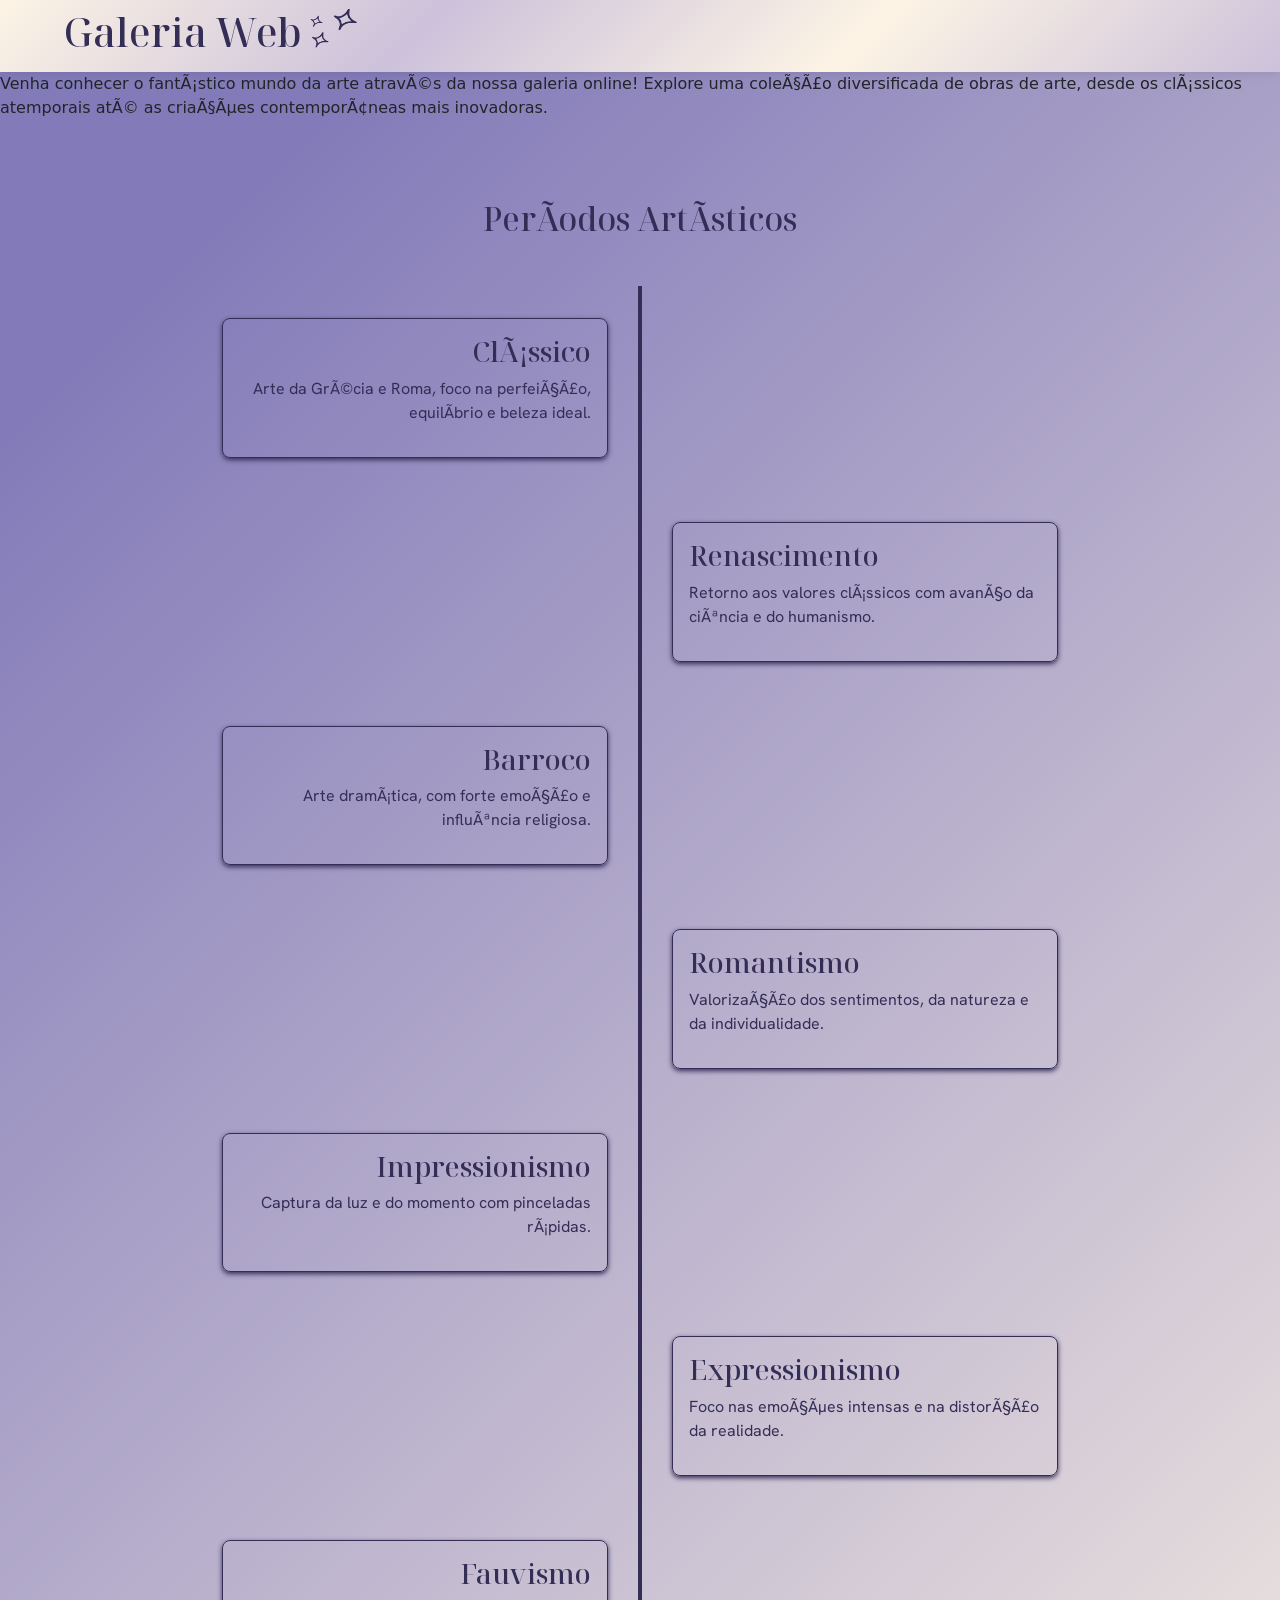
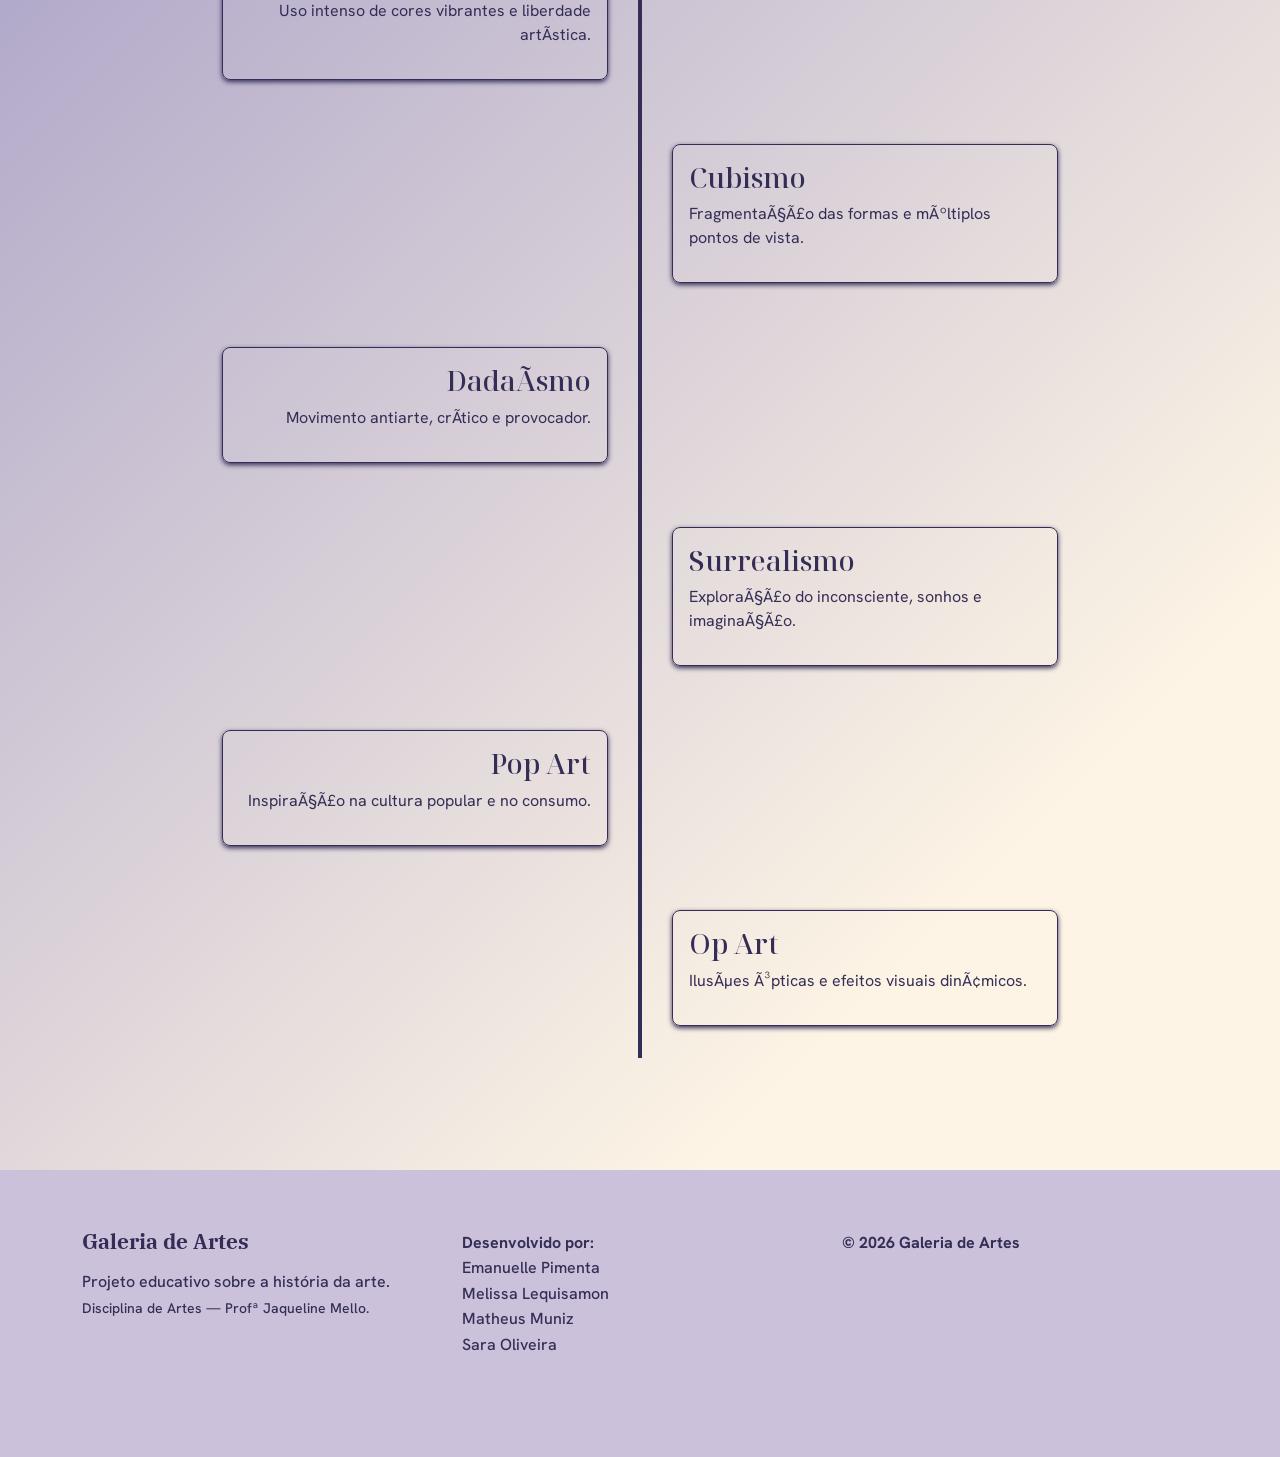
<file: index.html>
<!DOCTYPE html>
<html lang="pt-br">

<head>
    <div data-include-head="components/head.html"></div>
    <link rel="stylesheet" href="CSS/style.css">

    <title>Galeria de Artes</title>
</head>

<body class="index">
    <header>
        <div class="nav_menu">
            <h1>Galeria Web</h1> <img src="Assets/site/brilho.png" alt="Brilho">
        </div>
    </header>

    <main>
        <section id="text_apresentação">
            <p>
                Venha conhecer o fantástico mundo da arte através da nossa galeria online! Explore uma coleção
                diversificada
                de obras de arte, desde os clássicos atemporais até as criações contemporâneas mais inovadoras.
            </p>
        </section>

        <section id="linha-tempo">
            <div class="container">

                <h2 class="text-center mb-5">Períodos Artísticos</h2>

                <div class="timeline">

                    <a href="periodo.html?id=classico" class="timeline-item left">
                        <div class="content">
                            <h3>Clássico</h3>
                            <p>Arte da Grécia e Roma, foco na perfeição, equilíbrio e beleza ideal.</p>
                        </div>
                    </a>

                    <a href="periodo.html?id=renascimento" class="timeline-item right">
                        <div class="content">
                            <h3>Renascimento</h3>
                            <p>Retorno aos valores clássicos com avanço da ciência e do humanismo.</p>
                        </div>
                    </a>

                    <a href="periodo.html?id=barroco" class="timeline-item left">
                        <div class="content">
                            <h3>Barroco</h3>
                            <p>Arte dramática, com forte emoção e influência religiosa.</p>
                        </div>
                    </a>
                    <a href="periodo.html?id=romantismo" class="timeline-item right">
                        <div class="content">
                            <h3>Romantismo</h3>
                            <p>Valorização dos sentimentos, da natureza e da individualidade.</p>
                        </div>
                    </a>
                    <a href="periodo.html?id=impressionismo" class="timeline-item left">
                        <div class="content">
                            <h3>Impressionismo</h3>
                            <p>Captura da luz e do momento com pinceladas rápidas.</p>
                        </div>
                    </a>
                    <a href="periodo.html?id=expressionismo" class="timeline-item right">
                        <div class="content">
                            <h3>Expressionismo</h3>
                            <p>Foco nas emoções intensas e na distorção da realidade.</p>
                        </div>
                    </a>
                    <a href="periodo.html?id=fauvismo" class="timeline-item left">
                        <div class="content">
                            <h3>Fauvismo</h3>
                            <p>Uso intenso de cores vibrantes e liberdade artística.</p>
                        </div>
                    </a>
                    <a href="periodo.html?id=cubismo" class="timeline-item right">
                        <div class="content">
                            <h3>Cubismo</h3>
                            <p>Fragmentação das formas e múltiplos pontos de vista.</p>
                        </div>
                    </a>
                    <a href="periodo.html?id=dadaismo" class="timeline-item left">
                        <div class="content">
                            <h3>Dadaísmo</h3>
                            <p>Movimento antiarte, crítico e provocador.</p>
                        </div>
                    </a>
                    <a href="periodo.html?id=surrealismo" class="timeline-item right">
                        <div class="content">
                            <h3>Surrealismo</h3>
                            <p>Exploração do inconsciente, sonhos e imaginação.</p>
                        </div>
                    </a>
                    <a href="periodo.html?id=pop-art" class="timeline-item left">
                        <div class="content">
                            <h3>Pop Art</h3>
                            <p>Inspiração na cultura popular e no consumo.</p>
                        </div>
                    </a>
                    <a href="periodo.html?id=op-art" class="timeline-item right">
                        <div class="content">
                            <h3>Op Art</h3>
                            <p>Ilusões ópticas e efeitos visuais dinâmicos.</p>
                        </div>
                    </a>
                </div>

            </div>
        </section>
    </main>

    <div data-include="components/footer.html"></div>
    <script src="JS/include.js"></script>
    <script src="https://cdn.jsdelivr.net/npm/bootstrap@5.3.8/dist/js/bootstrap.min.js"
        integrity="sha384-G/EV+4j2dNv+tEPo3++6LCgdCROaejBqfUeNjuKAiuXbjrxilcCdDz6ZAVfHWe1Y"
        crossorigin="anonymous"></script>
</body>

</html>
</file>
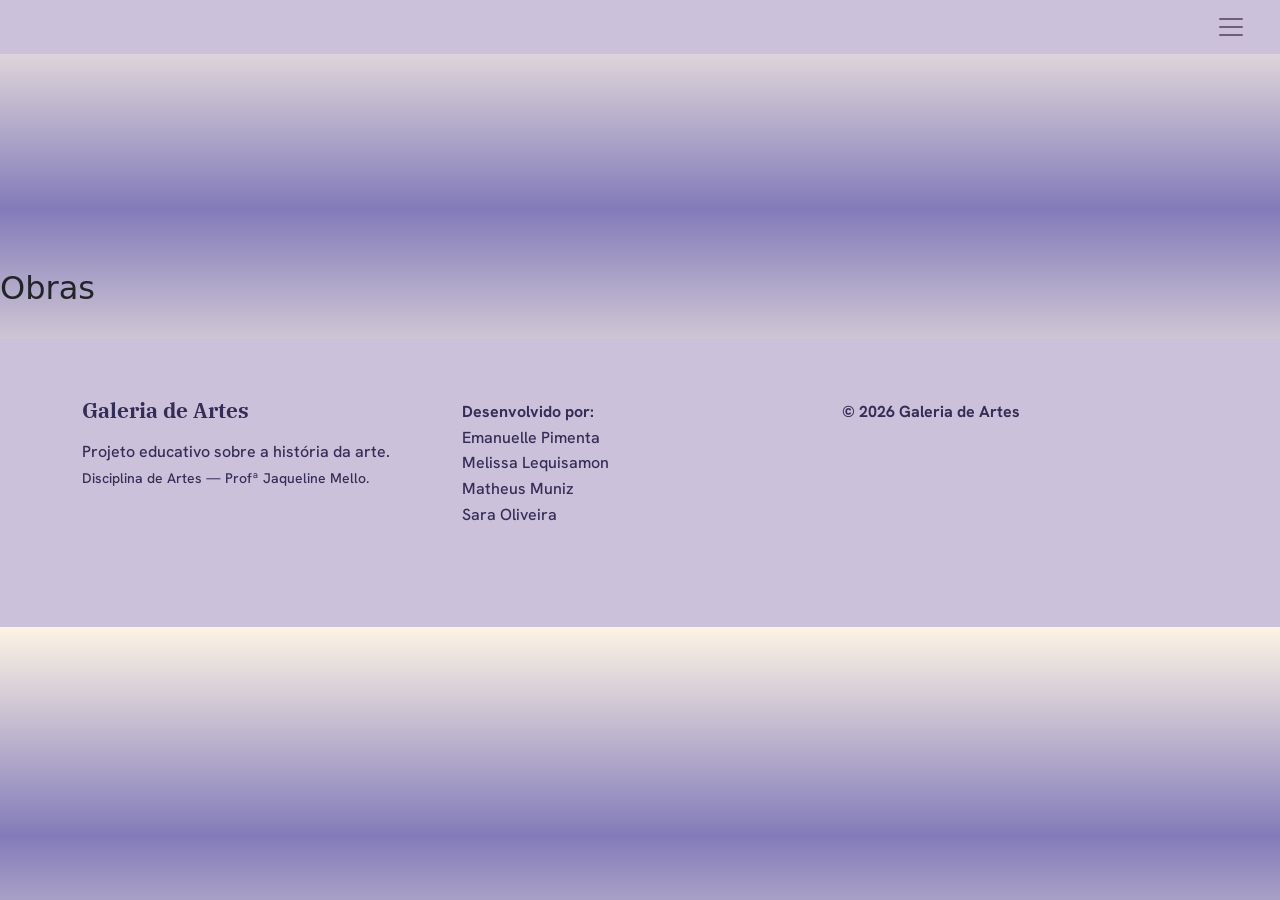
<file: periodo.html>
<!DOCTYPE html>
<html lang="pt-br">

<head>
    <div data-include-head="components/head.html"></div>
    <link rel="stylesheet" href="CSS/style.css">
</head>

<body class="periodo">
    <header>
        <nav class="navbar minha-navbar fixed-top">
            <div class="container-fluid">
                <h1></h1>

                <!-- Botão hamburguer -->
                <button class="navbar-toggler ms-auto" type="button" data-bs-toggle="offcanvas" data-bs-target="#menu">
                    <span class="navbar-toggler-icon"></span>
                </button>

                <!-- Menu lateral -->
                <div class="offcanvas offcanvas-end meu-menu" tabindex="-1" id="menu">

                    <div class="offcanvas-header">
                        <button type="button" class="btn-close ms-auto" data-bs-dismiss="offcanvas"></button>
                    </div>

                    <div class="offcanvas-body">
                        <ul class="navbar-nav">

                            <!-- INDEX -->
                            <li class="nav-item">
                                <a class="nav-link" href="index.html">Início</a>
                            </li>

                            <!-- PERÍODO 1 -->
                            <li class="nav-item">
                                <a class="nav-link" data-id="classico" href="periodo.html?id=classico">Clássico</a>
                            </li>

                            <!-- PERÍODO 2 -->
                            <li class="nav-item">
                                <a class="nav-link" data-id="renascimento"
                                    href="periodo.html?id=renascimento">Renascimento</a>
                            </li>

                            <!-- PERÍODO 3 -->
                            <li class="nav-item">
                                <a class="nav-link" data-id="barroco" href="periodo.html?id=barroco">Barroco</a>
                            </li>

                            <!-- PERÍODO 4 -->
                            <li class="nav-item">
                                <a class="nav-link" data-id="romantismo"
                                    href="periodo.html?id=romantismo">Romantismo</a>
                            </li>

                            <!-- PERÍODO 5 -->
                            <li class="nav-item">
                                <a class="nav-link" data-id="impressionismo"
                                    href="periodo.html?id=impressionismo">Impressionismo</a>
                            </li>

                            <!-- PERÍODO 6 -->
                            <li class="nav-item">
                                <a class="nav-link" data-id="expressionismo"
                                    href="periodo.html?id=expressionismo">Expressionismo</a>
                            </li>

                            <!-- PERÍODO 7 -->
                            <li class="nav-item">
                                <a class="nav-link" data-id="fauvismo" href="periodo.html?id=fauvismo">Fauvismo</a>
                            </li>

                            <!-- PERÍODO 8 -->
                            <li class="nav-item">
                                <a class="nav-link" data-id="cubismo" href="periodo.html?id=cubismo">Cubismo</a>
                            </li>

                            <!-- PERÍODO 9 -->
                            <li class="nav-item">
                                <a class="nav-link" data-id="dadaismo" href="periodo.html?id=dadaísmo">Dadaísmo</a>
                            </li>

                            <!-- PERÍODO 10 -->
                            <li class="nav-item">
                                <a class="nav-link" data-id="surrealismo"
                                    href="periodo.html?id=surrealismo">Surrealismo</a>
                            </li>

                            <!-- PERÍODO 11 -->
                            <li class="nav-item">
                                <a class="nav-link" data-id="pop-art" href="periodo.html?id=pop-art">Pop Art</a>
                            </li>

                            <!-- PERÍODO 12 -->
                            <li class="nav-item">
                                <a class="nav-link" data-id="op-art" href="periodo.html?id=op-art">Op Art</a>
                            </li>

                        </ul>
                    </div>

                </div>

            </div>
        </nav>
    </header>

    <main>

        <section class="resumo">
            <h2 id="titulo"></h2>
            <p id="descricao"></p>
        </section>

        <section class="seção_obras">
            <h2>Obras</h2>

            <div class="container">
                <div id="container-obras" class="row g-4 justify-content-center"></div>
            </div>
        </section>

        <div id="nav-periodos">

            <a id="btn-anterior" class="btn-nav d-none"></a>

            <a id="btn-proximo" class="btn-nav d-none"></a>

        </div>
    </main>

    <div data-include="components/footer.html"></div>
    <script src="JS/include.js"></script>
    <script src="https://cdn.jsdelivr.net/npm/bootstrap@5.3.8/dist/js/bootstrap.min.js"
        integrity="sha384-G/EV+4j2dNv+tEPo3++6LCgdCROaejBqfUeNjuKAiuXbjrxilcCdDz6ZAVfHWe1Y"
        crossorigin="anonymous"></script>
</body>

</html>
</file>
<file: CSS/style.css>
* {
    margin: 0;
    padding: 0;
    box-sizing: border-box;
}

/* entrada da página */
body {
    opacity: 0;
    transition: opacity 0.5s ease;
}

body.loaded {
    opacity: 1;
} 

/* saída da página */
body.fade-out {
    opacity: 0;
} 

/*cores*/
:root {
    --cor-roxaEscura: #342e57;
    --cor-roxoLilas: #837bb9;
    --cor-roxoClaro: #ccc1da;
    --cor-bege: #fdf4e5;
    --cor-branca: #ffffff;
}

/*footer*/
.footer {
    background-color: var(--cor-roxoClaro);
    color: var(--cor-roxaEscura);
    padding: clamp(30px, 5vw, 60px) clamp(15px, 5vw, 40px);
}

.footer h5 {
    font-family: 'IBM Plex Serif', serif;
    margin-bottom: 15px;
    font-weight: bold;
    font-size: 1.3em;
}

.footer p {
    font-family: 'Hanken Grotesk', sans-serif;
    font-weight: 500;
    line-height: 1.6em;
}

/*arquivo index*/
header {
    background: linear-gradient(135deg, var(--cor-bege), var(--cor-roxoClaro), var(--cor-bege), var(--cor-roxoClaro));
    color: var(--cor-roxaEscura);
    font-family: 'Noto Serif Display', serif;
    box-shadow: 0 1px 10px rgba(0, 0, 0, 0.1);
}

.nav_menu {
    display: flex;
    padding: 0.5em;
    padding-left: clamp(1em, 5vw, 8em);
    gap: 0.5em;
}

.nav_menu img {
    width: 3em;
    height: 2.5em;
}

.index {
    background: linear-gradient(135deg, var(--cor-roxoLilas)10%, var(--cor-bege)80%);
}

#text_apresentação {
    font-family: 'IBM Plex Serif', serif;
    color: var(--cor-roxaEscura);
    text-align: center;

    margin: 3em clamp(2em, 8vw, 9em);

    line-height: 2em;

    font-size: clamp(1.2em, 2.5vw, 1.8em);
}

#linha-tempo {
    padding: 4em 1em;
    font-family: "Noto Serif Display", serif;
    color: var(--cor-roxaEscura);
}

/* linha central */
.timeline {
    position: relative;
    max-width: 900px;
    margin: auto;
}

.timeline::after {
    content: "";
    position: absolute;
    width: 4px;
    background-color: var(--cor-roxaEscura);
    top: 0;
    bottom: 0;
    left: 50%;
    transform: translateX(-50%);
}

/* item */
.timeline-item {
    position: relative;
    width: 50%;
    padding: 2em;
    display: block;
    text-decoration: none;
    color: inherit;
}

/* lado esquerdo */
@keyframes slideInLeft {
    from {
        opacity: 0;
        transform: translateX(-300px);
    }

    to {
        opacity: 1;
        transform: translateX(0);
    }
}

.timeline-item.left {
    left: 0;
    text-align: right;
    animation: slideInLeft ease-in-out;
    animation-timeline: view();
    animation-range: cover 0 cover 40%;
}

.timeline-item.left::after {
    right: -8px;
}

.timeline-item.left .content:hover {
    background-color: #837bb9;
    color: var(--cor-bege);
    box-shadow: 10px 12px 1px var(--cor-roxaEscura);
    transition: all 0.2s ease;
}

/* lado direito */
@keyframes slideInRight {
    from {
        opacity: 0;
        transform: translateX(300px);
    }

    to {
        opacity: 1;
        transform: translateX(0);
    }
}

.timeline-item.right {
    left: 50%;
    animation: slideInRight ease-in-out;
    animation-timeline: view();
    animation-range: cover 0 cover 25%;
}

.timeline-item.right::after {
    left: -8px;
}

.timeline-item.right .content:hover {
    background-color: #837bb9;
    color: var(--cor-bege);
    box-shadow: -10px 12px 1px var(--cor-roxaEscura);
    transition: all 0.2s ease;
}

/* card */
.timeline-item .content {
    padding: 1em;
    border-radius: 0.5em;
    border: var(--cor-roxaEscura) 0.1em solid;
    box-shadow: 0px 2px 5px var(--cor-roxaEscura);
    transition: all 0.2s ease;
    cursor: pointer;
    display: block;
}

.timeline-item p {
    font-family: 'Hanken Grotesk', sans-serif;
}

/* RESPONSIVO (celular) */
@media (max-width: 768px) {

    .timeline::after {
        left: 20px;
    }

    .timeline-item {
        width: 100%;
        padding-left: 50px;
        padding-right: 20px;
    }

    /* remove animação lateral */
    .timeline-item.left,
    .timeline-item.right {
        animation: fadeOnly ease-in-out;
        animation-timeline: view();
        animation-range: cover 0 cover 40%;
        left: 0;
        text-align: left;
    }

    @keyframes fadeOnly {
        from {
            opacity: 0;
        }

        to {
            opacity: 1;
        }
    }

    .timeline-item::after {
        left: 12px;
    }
}

/*arquivo período*/
.periodo h1 {
    margin-left: clamp(1em, 4vw, 3em);
}

.minha-navbar {
    background-color: var(--cor-roxoClaro);
}

.btn-close {
    font-size: 1.5em;
    color: var(--cor-roxoLilas) !important;
}

.nav-link {
    text-align: center;
    font-weight: bold;
    font-size: 1em;
    color: var(--cor-roxoLilas) !important;
    border-top: 0.2em solid var(--cor-roxoLilas);
    border-bottom: 0.2em solid var(--cor-roxoLilas);
    padding: 0.5em 3em;
    font-family: 'Hanken Grotesk', sans-serif;
    margin: 1em 0;
}

.ativo {
    background-color: var(--cor-roxoLilas);
    color: var(--cor-branca) !important;
}

.offcanvas-header {
    display: flex;
    justify-content: flex-end;
}

.meu-menu {
    background-color: var(--cor-branca);
}

@media (max-width: 768px) {
    .meu-menu {
        width: auto !important;
    }
}

.navbar-toggler {
    border: none;
    box-shadow: none;
}

.navbar-toggler:focus {
    box-shadow: none;
}

.navbar-toggler-icon {
    margin-right: 0.5em;
    filter: invert(17%) sepia(25%) saturate(900%) hue-rotate(220deg) brightness(85%) contrast(90%);
}

.periodo {
    background: linear-gradient(to bottom, var(--cor-bege), var(--cor-roxoLilas), var(--cor-bege), var(--cor-roxoLilas));
}

.resumo {
    text-align: center;
    color: var(--cor-roxaEscura);
    line-height: 1.8em;

    padding: clamp(3em, 8vw, 6em) clamp(1.5em, 5vw, 6em);
}

.resumo h2 {
    font-family: 'Noto Serif Display', serif;
    margin-top: 2em;

    font-size: clamp(1.8em, 3vw, 2.8em);
}

.resumo p {
    font-family: 'IBM Plex Serif', serif;

    font-size: clamp(1.1em, 2vw, 1.6em);
    max-width: 52em;
    margin: 2em auto;
}

.seção_obras {
    display: flex;
    flex-direction: column;
    align-items: center;
    padding: 3em 2em;
    gap: 1em;
}

.seção_obras h2 {
    color: var(--cor-bege);
    text-shadow: var(--cor-roxaEscura) 1px 1px 10px;
    font-family: 'Noto Serif Display', serif;
    margin-bottom: 1em;
    font-size: 3em;
    font-weight: 400;
}

.exposição {
    display: flex;
    flex-direction: column;
    gap: 2em;
    max-width: 37.5em;
    height: 100%;
}

.card_obras {
    width: 100%;
    background-color: var(--cor-bege);
    padding: 1em;
    border-radius: 0.5em;
    box-shadow: 0 5px 10px rgba(0, 0, 0, 0.2);
}

.card_obras h3 {
    color: var(--cor-roxaEscura);
    margin-bottom: 0.5em;
    font-weight: 500;

    white-space: nowrap;
    /* impede quebra de linha */
    overflow: hidden;
    /* esconde o excesso */
    text-overflow: ellipsis;
    /* adiciona "..." */
}

.obra {
    width: 100%;
    height: 250px;
    display: flex;
    justify-content: center;
    align-items: center;
}

.obra img {
    max-width: 100%;
    max-height: 100%;
    object-fit: contain;
    /* MOSTRA A IMAGEM COMPLETA */
}

.obra iframe {
    width: 100%;
    height: 100%;
    border: none;
}

.legenda {
    background-color: var(--cor-bege);
    color: var(--cor-roxaEscura);
    border-radius: 0.5em;
    font-family: 'Hanken Grotesk', sans-serif;
    text-align: justify;
    padding: 0.5em;
    margin-bottom: 5em;
    box-shadow: 0 5px 10px rgba(0, 0, 0, 0.2);
    min-height: 250px;
    /* ajusta conforme ficar melhor */
    display: flex;
    flex-direction: column;
    justify-content: space-between;
}

.legenda p {
    font-size: 1.1em;
}

#nav-periodos {
    bottom: 20px;
    left: 0;
}

.btn-nav {
    transform: translateY(-5em);
    position: absolute;
    pointer-events: all;
    padding: 0.7em 1.5em;
    border-radius: 2em;
    background-color: var(--cor-roxoLilas);
    color: var(--cor-branca);
    font-family: 'Hanken Grotesk', sans-serif;
    font-weight: bold;
    text-decoration: none;
    box-shadow: 0 4px 10px rgba(0, 0, 0, 0.1);
    transition: all 0.2s ease;
}

#btn-anterior {
    left: clamp(1em, 5vw, 8em);
}

#btn-proximo {
    right: clamp(1em, 5vw, 8em);
}

.btn-nav:hover {
    background-color: var(--cor-roxaEscura);
}
</file>
